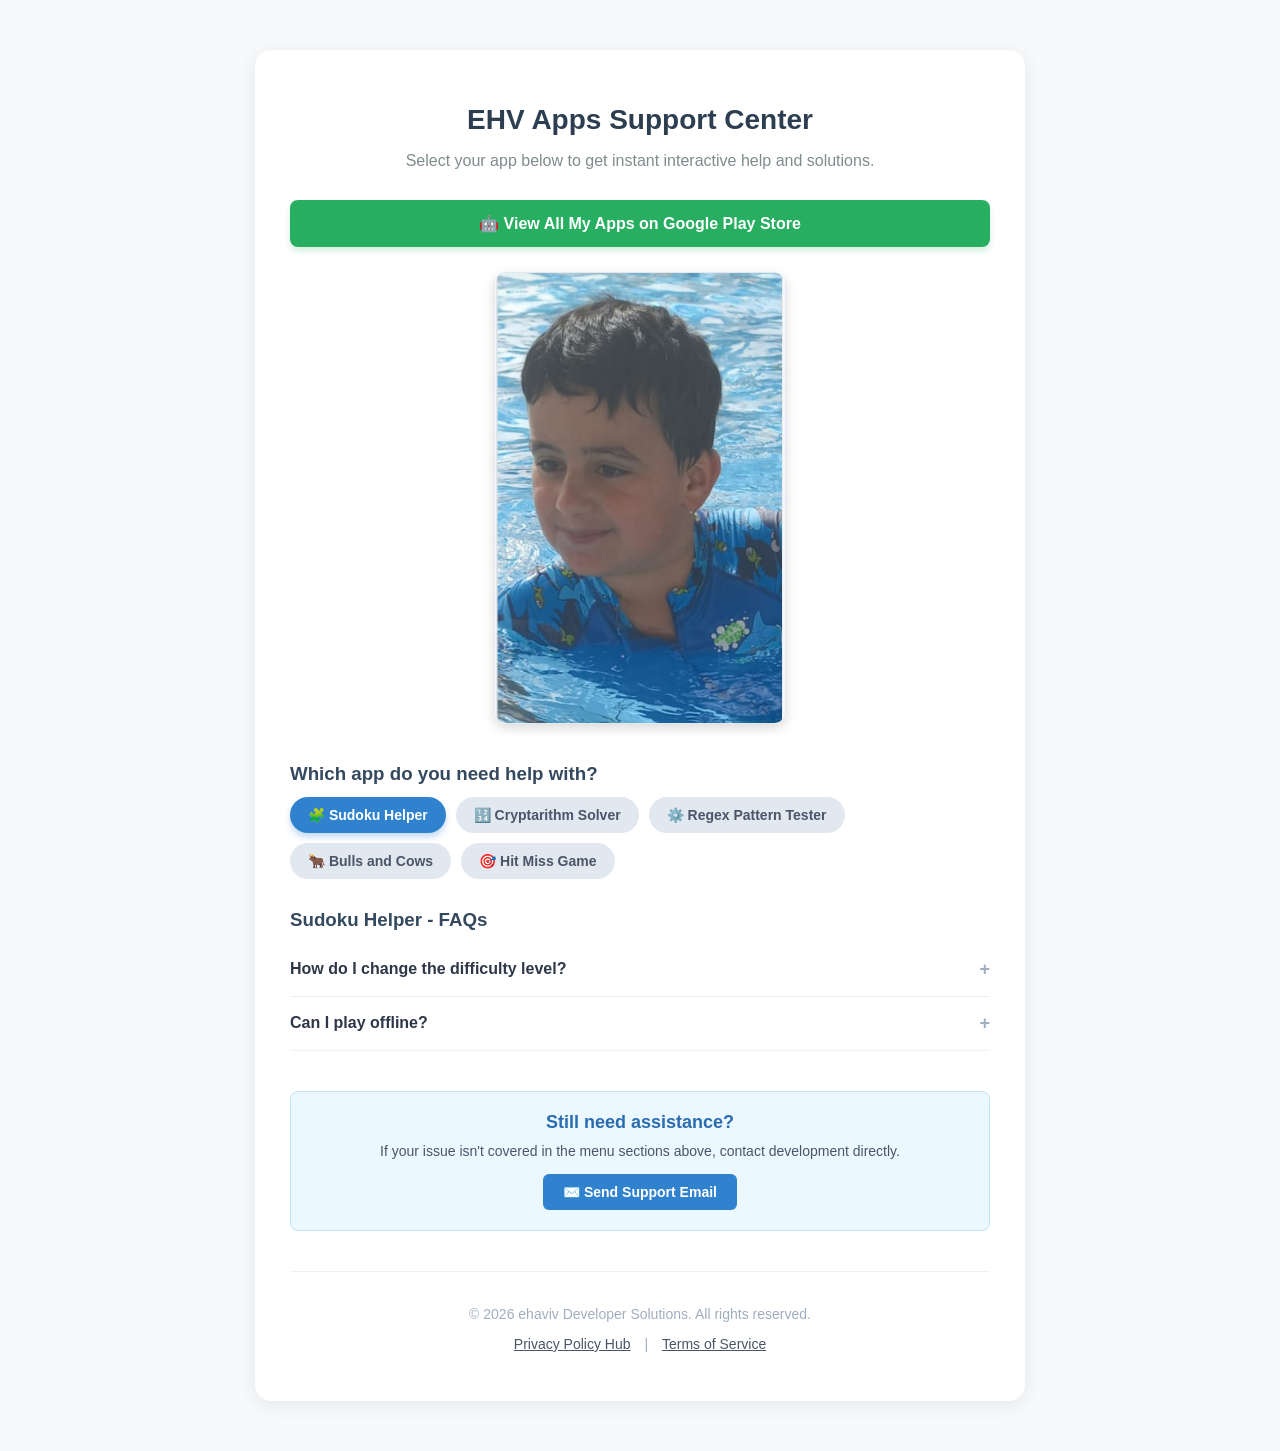
<file: index.html>
<!DOCTYPE html>
<html lang="en">
<head>
    <meta charset="UTF-8">
    <meta name="viewport" content="width=device-width, initial-scale=1.0">
    <title>EHV Apps - Support & Help Center</title>
    <style>
        body { font-family: 'Segoe UI', Tahoma, Geneva, Verdana, sans-serif; background-color: #f8f9fa; color: #333; margin: 0; padding: 20px; }
        .container { max-width: 700px; background: white; margin: 30px auto; padding: 35px; border-radius: 16px; box-shadow: 0 4px 20px rgba(0,0,0,0.08); }
        h1 { color: #2c3e50; text-align: center; margin-bottom: 5px; font-size: 28px; }
        p.subtitle { text-align: center; color: #7f8c8d; margin-bottom: 30px; font-size: 16px; }
        .btn-playstore { display: block; background: #27ae60; color: white; text-align: center; padding: 14px; border-radius: 8px; text-decoration: none; font-weight: bold; margin-bottom: 25px; font-size: 16px; box-shadow: 0 4px 6px rgba(39, 174, 96, 0.2); transition: background 0.2s; }
        .btn-playstore:hover { background: #219653; }
        
        .app-screenshot-container { text-align: center; margin: 20px 0 35px 0; }
        .app-screenshot { max-width: 100%; height: auto; max-height: 450px; border-radius: 12px; box-shadow: 0 4px 12px rgba(0,0,0,0.15); border: 1px solid #e2e8f0; }
        
        h3 { color: #34495e; margin-bottom: 12px; }
        .app-tabs { display: flex; gap: 10px; margin-bottom: 30px; flex-wrap: wrap; }
        .tab-btn { background: #e2e8f0; border: none; padding: 10px 18px; border-radius: 20px; cursor: pointer; font-weight: 600; color: #4a5568; transition: all 0.2s; font-size: 14px; }
        .tab-btn:hover { background: #cbd5e1; }
        .tab-btn.active { background: #3182ce; color: white; box-shadow: 0 4px 6px rgba(49, 130, 206, 0.3); }
        .faq-section { display: none; }
        .faq-section.active { display: block; }
        .faq-item { border-bottom: 1px solid #edf2f7; padding: 16px 0; }
        .faq-question { font-weight: 600; color: #2d3748; cursor: pointer; display: flex; justify-content: space-between; align-items: center; font-size: 16px; }
        .faq-question:hover { color: #3182ce; }
        .faq-answer { display: none; margin-top: 10px; color: #4a5568; line-height: 1.6; font-size: 15px; }
        .arrow { font-size: 18px; color: #a0aec0; transition: transform 0.2s; }
        .contact-box { background: #ebf8ff; border: 1px solid #bee3f8; border-radius: 8px; padding: 20px; margin-top: 40px; text-align: center; }
        .contact-box h4 { margin: 0 0 10px 0; color: #2b6cb0; font-size: 18px; }
        .contact-box p { margin: 0 0 15px 0; color: #4a5568; font-size: 14px; }
        .btn-email { display: inline-block; background: #3182ce; color: white; padding: 10px 20px; border-radius: 6px; text-decoration: none; font-weight: 600; font-size: 14px; }
        .btn-email:hover { background: #2b6cb0; }
        .footer { text-align: center; margin-top: 40px; font-size: 14px; color: #a0aec0; border-top: 1px solid #edf2f7; padding-top: 20px; }
        .footer a { color: #4a5568; text-decoration: underline; margin: 0 10px; }
    </style>
</head>
<body>

<div class="container">
    <h1>EHV Apps Support Center</h1>
    <p class="subtitle">Select your app below to get instant interactive help and solutions.</p>
    
    <!-- FIX ACTIVE AND CORRECT PLAY STORE PORTAL LINK -->
    <a href="https://play.google.com/store/apps/developer?id=Elbaz+Haviv" target="_blank" class="btn-playstore">🤖 View All My Apps on Google Play Store</a>

    <div class="app-screenshot-container">
        <img src="noam.jpg" alt="Google Play Store App List" class="app-screenshot">
    </div>

    <h3>Which app do you need help with?</h3>
    <div class="app-tabs">
        <button id="btn-sudoku" class="tab-btn active" onclick="switchApp('sudoku', this)">🧩 Sudoku Helper</button>
        <button id="btn-cryptarithm" class="tab-btn" onclick="switchApp('cryptarithm', this)">🔢 Cryptarithm Solver</button>
        <button id="btn-regex" class="tab-btn" onclick="switchApp('regex', this)">⚙️ Regex Pattern Tester</button>
        <button id="btn-bulls" class="tab-btn" onclick="switchApp('bulls', this)">🐂 Bulls and Cows</button>
        <button id="btn-hitmiss" class="tab-btn" onclick="switchApp('hitmiss', this)">🎯 Hit Miss Game</button>
    </div>

    <!-- 1. SUDOKU FAQ SECTION -->
    <div id="sudoku" class="faq-section active">
        <h3>Sudoku Helper - FAQs</h3>
        <div class="faq-item">
            <div class="faq-question" onclick="toggleFaq(this)">How do I change the difficulty level? <span class="arrow">+</span></div>
            <div class="faq-answer">On the main screen, tap "New Game". Select Easy, Medium, Hard, or Expert level to generate a new puzzle grid.</div>
        </div>
        <div class="faq-item">
            <div class="faq-question" onclick="toggleFaq(this)">Can I play offline? <span class="arrow">+</span></div>
            <div class="faq-answer">Yes, all core game packages can be played completely offline without any internet connection.</div>
        </div>
    </div>

    <!-- 2. CRYPTARITHM FAQ SECTION -->
    <div id="cryptarithm" class="faq-section">
        <h3>Cryptarithm Solver - FAQs</h3>
        <div class="faq-item">
            <div class="faq-question" onclick="toggleFaq(this)">How do I synchronize my progress? <span class="arrow">+</span></div>
            <div class="faq-answer">Go to the Profile section inside the app menu and toggle the "Google Play Games Cloud Save" option to link your live data progress automatically.</div>
        </div>
    </div>

    <!-- 3. REGEX FAQ SECTION -->
    <div id="regex" class="faq-section">
        <h3>Regex Pattern Tester - FAQs</h3>
        <div class="faq-item">
            <div class="faq-question" onclick="toggleFaq(this)">How do I test a regular expression? <span class="arrow">+</span></div>
            <div class="faq-answer">Type your regex pattern in the top input box, and enter your test string below it. Matching text will highlight in real-time.</div>
        </div>
    </div>

    <!-- 4. BULLS AND COWS FAQ SECTION -->
    <div id="bulls" class="faq-section">
        <h3>Bulls and Cows - FAQs</h3>
        <div class="faq-item">
            <div class="faq-question" onclick="toggleFaq(this)">What is the difference between a Bull and a Cow? <span class="arrow">+</span></div>
            <div class="faq-answer">A "Bull" means a digit is correct and in the right position. A "Cow" means a digit is correct but in the wrong position.</div>
        </div>
    </div>

    <!-- 5. HIT MISS FAQ SECTION -->
    <div id="hitmiss" class="faq-section">
        <h3>Hit Miss Game - FAQs</h3>
        <div class="faq-item">
            <div class="faq-question" onclick="toggleFaq(this)">How do I play Hit Miss? <span class="arrow">+</span></div>
            <div class="faq-answer">This game challenges your logic to guess a hidden sequence. Keep adjusting your strategy based on the hits and misses reported after each turn.</div>
        </div>
    </div>

    <div class="contact-box">
        <h4>Still need assistance?</h4>
        <p>If your issue isn't covered in the menu sections above, contact development directly.</p>
        <a href="mailto:your-email@example.com" class="btn-email">✉️ Send Support Email</a>
    </div>

    <div class="footer">
        <p>&copy; 2026 ehaviv Developer Solutions. All rights reserved.</p>
        <p>
            <a href="privacy.html">Privacy Policy Hub</a> | 
            <a href="terms.html">Terms of Service</a>
        </p>
    </div>
</div>

<script>
    function switchApp(appId, button) {
        document.querySelectorAll('.faq-section').forEach(section => {
            section.classList.remove('active');
        });
        document.querySelectorAll('.tab-btn').forEach(btn => {
            btn.classList.remove('active');
        });
        document.getElementById(appId).classList.add('active');
        button.classList.add('active');
    }

    function toggleFaq(element) {
        const answer = element.nextElementSibling;
        const arrow = element.querySelector('.arrow');
        if (answer.style.display === "block") {
            answer.style.display = "none";
            arrow.textContent = "+";
        } else {
            answer.style.display = "block";
            arrow.textContent = "−";
        }
    }

    // AUTOMATED APP DETECTOR SCRIPT
    window.addEventListener('DOMContentLoaded', (event) => {
        const urlParams = new URLSearchParams(window.location.search);
        const appParam = urlParams.get('app');
        
        if (appParam) {
            const targetButton = document.getElementById('btn-' + appParam);
            if (targetButton) {
                switchApp(appParam, targetButton);
            }
        }
    });
</script>

</body>
</html>
</file>
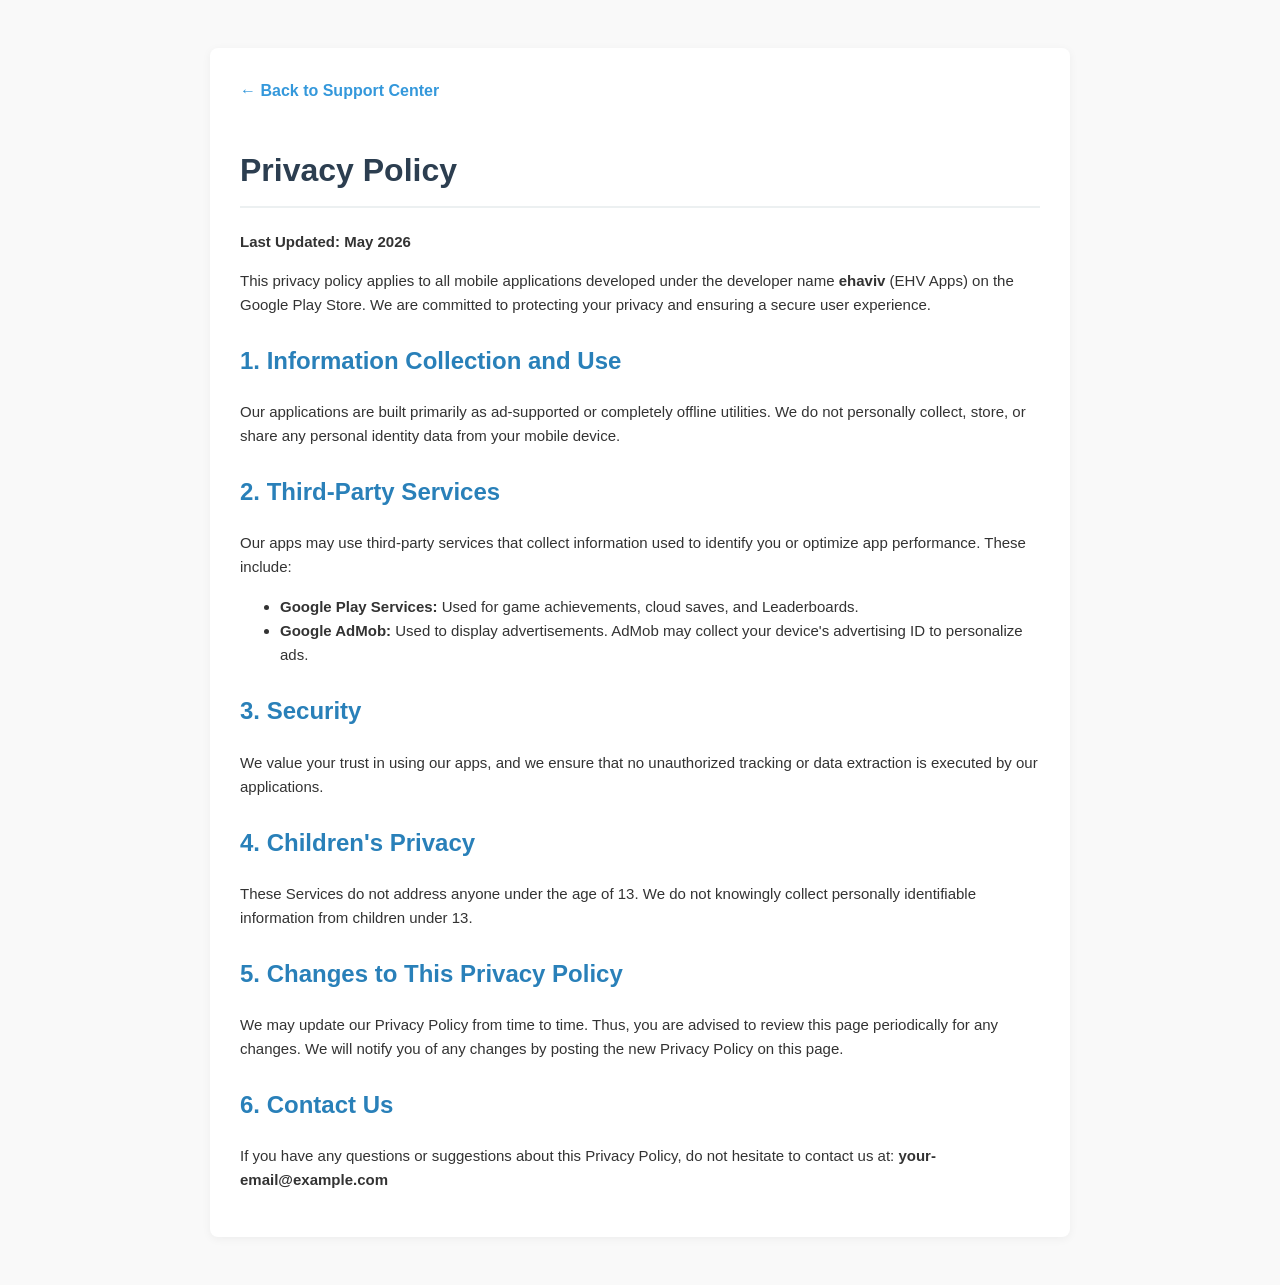
<file: privacy.html>
<!DOCTYPE html>
<html lang="en">
<head>
    <meta charset="UTF-8">
    <meta name="viewport" content="width=device-width, initial-scale=1.0">
    <title>Privacy Policy - EHV Apps</title>
    <style>
        body { font-family: Arial, sans-serif; line-height: 1.6; color: #333; background-color: #f9f9f9; padding: 20px; }
        .container { max-width: 800px; background: white; margin: 20px auto; padding: 30px; border-radius: 8px; box-shadow: 0 2px 10px rgba(0,0,0,0.05); }
        h1 { color: #2c3e50; border-bottom: 2px solid #ecf0f1; padding-bottom: 10px; }
        h2 { color: #2980b9; margin-top: 25px; }
        p, li { font-size: 15px; }
        .back-link { display: inline-block; margin-bottom: 20px; color: #3498db; text-decoration: none; font-weight: bold; }
        .back-link:hover { text-decoration: underline; }
    </style>
</head>
<body>

<div class="container">
    <a href="index.html" class="back-link">&larr; Back to Support Center</a>
    
    <h1>Privacy Policy</h1>
    <p><strong>Last Updated: May 2026</strong></p>
    <p>This privacy policy applies to all mobile applications developed under the developer name <strong>ehaviv</strong> (EHV Apps) on the Google Play Store. We are committed to protecting your privacy and ensuring a secure user experience.</p>

    <h2>1. Information Collection and Use</h2>
    <p>Our applications are built primarily as ad-supported or completely offline utilities. We do not personally collect, store, or share any personal identity data from your mobile device.</p>

    <h2>2. Third-Party Services</h2>
    <p>Our apps may use third-party services that collect information used to identify you or optimize app performance. These include:</p>
    <ul>
        <li><strong>Google Play Services:</strong> Used for game achievements, cloud saves, and Leaderboards.</li>
        <li><strong>Google AdMob:</strong> Used to display advertisements. AdMob may collect your device's advertising ID to personalize ads.</li>
    </ul>

    <h2>3. Security</h2>
    <p>We value your trust in using our apps, and we ensure that no unauthorized tracking or data extraction is executed by our applications.</p>

    <h2>4. Children's Privacy</h2>
    <p>These Services do not address anyone under the age of 13. We do not knowingly collect personally identifiable information from children under 13.</p>

    <h2>5. Changes to This Privacy Policy</h2>
    <p>We may update our Privacy Policy from time to time. Thus, you are advised to review this page periodically for any changes. We will notify you of any changes by posting the new Privacy Policy on this page.</p>

    <h2>6. Contact Us</h2>
    <p>If you have any questions or suggestions about this Privacy Policy, do not hesitate to contact us at: <strong>your-email@example.com</strong></p>
</div>

</body>
</html>
</file>
